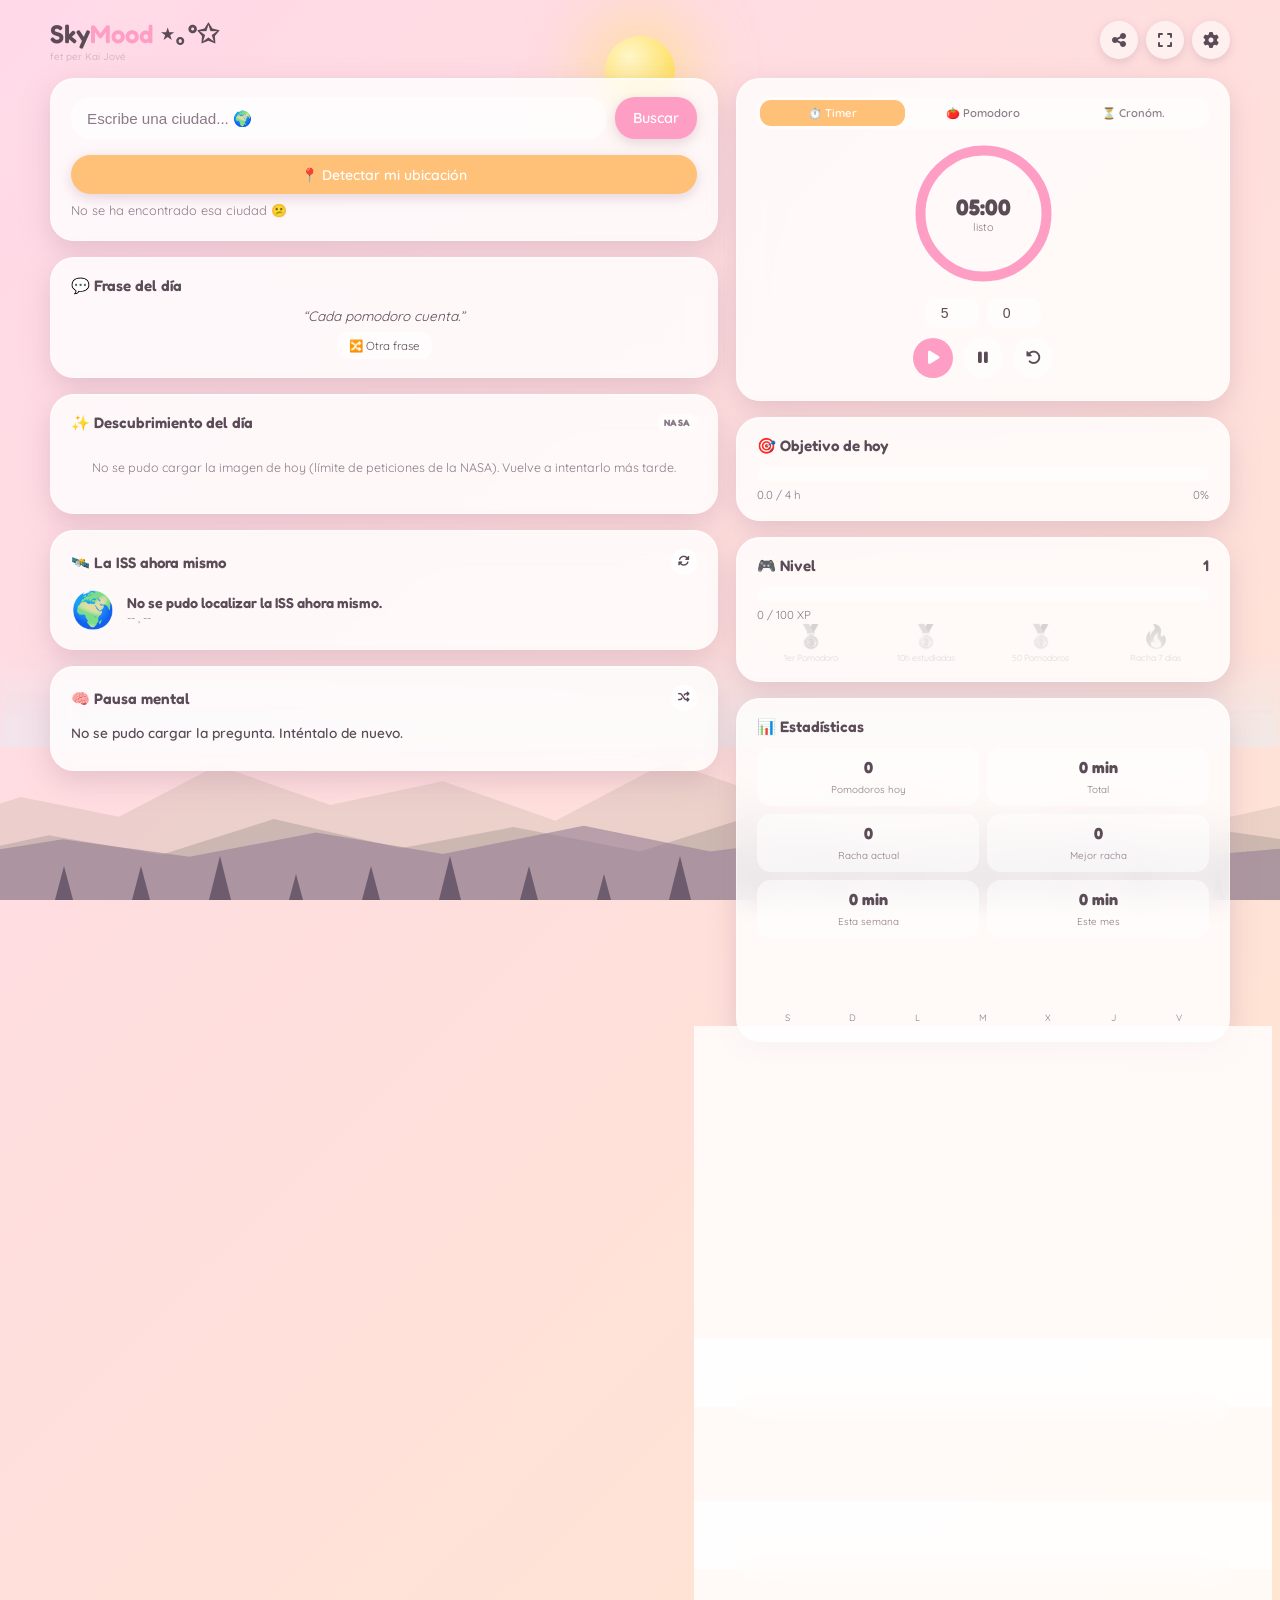
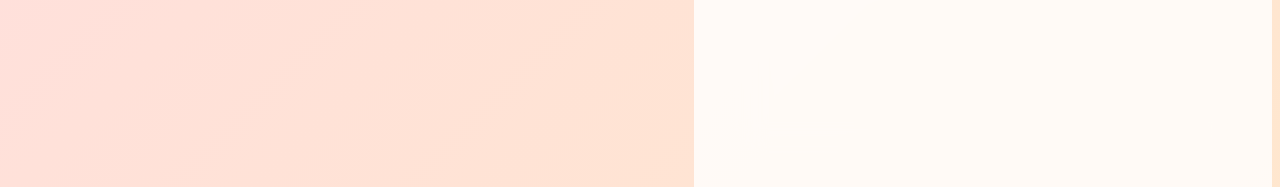
<file: index.html>
<!DOCTYPE html>
<html lang="es">
<head>
<meta charset="UTF-8">
<meta name="viewport" content="width=device-width, initial-scale=1.0">
<meta name="theme-color" content="#FF9EC4">
<title>SkyMood ⋆｡°✩</title>
<link rel="manifest" href="manifest.json">
<link rel="preconnect" href="https://fonts.googleapis.com">
<link href="https://fonts.googleapis.com/css2?family=Fredoka:wght@400;500;600;700&family=Quicksand:wght@400;500;600;700&family=Baloo+2:wght@500;700&family=Comfortaa:wght@500;700&display=swap" rel="stylesheet">
<link rel="stylesheet" href="https://cdnjs.cloudflare.com/ajax/libs/font-awesome/6.5.1/css/all.min.css">
<link rel="stylesheet" href="style.css">
</head>
<body>

<div id="lightning"></div>
<div id="storm-vignette"></div>
<div id="sky">
  <div class="celestial" id="celestial"><div class="sun-rays" id="sun-rays"></div></div>
  <div id="shootingstars-layer"></div>
  <div id="horizon-haze"></div>
  <div class="mountains far" id="mountains-far"></div>
  <div class="mountains mid" id="mountains-mid"></div>
  <div class="mountains near" id="mountains-near"></div>
  <div id="birds-layer"></div>
  <div class="treeline" id="treeline"></div>
  <div id="ground-mist"></div>
  <div id="fireflies-layer"></div>
  <div id="fog-layer"></div>
</div>

<div id="app">
  <div class="topbar">
    <div class="brand">
      <h1>Sky<span>Mood</span> ⋆｡°✩</h1>
      <div class="credit">fet per Kai Jové</div>
    </div>
    <div class="icon-group">
      <button class="icon-btn" id="share-btn" title="Compartir estadísticas"><i class="fa-solid fa-share-nodes"></i></button>
      <button class="icon-btn" id="fullscreen-btn" title="Pantalla completa"><i class="fa-solid fa-expand"></i></button>
      <button class="icon-btn" id="settings-btn" title="Ajustes"><i class="fa-solid fa-gear"></i></button>
    </div>
  </div>

  <div class="dashboard">
    <!-- ===== COLUMNA PRINCIPAL: CLIMA ===== -->
    <div class="col-main">
      <div class="widget">
        <div class="search-row">
          <input id="city-input" type="text" placeholder="Escribe una ciudad... 🌍" />
          <button class="btn-primary" id="search-btn">Buscar</button>
        </div>
        <div class="fav-row" id="fav-row"></div>
        <button class="btn-secondary" id="geo-btn">📍 Detectar mi ubicación</button>
        <p id="status"></p>

        <div id="card">
          <div class="weather-top">
            <div class="mascot" id="mascot">🌤️</div>
            <div>
              <div><span id="city-name">—</span><i class="fa-regular fa-star" id="fav-star" title="Guardar como favorita"></i></div>
              <div id="location-sub" class="location-sub"></div>
              <div id="local-time">--:--</div>
              <div id="desc">—</div>
            </div>
            <div id="temp">--°</div>
          </div>

          <div class="sun-row">
            <div class="sun-pill">🌅 <b id="sunrise">--:--</b></div>
            <div class="sun-pill">🌇 <b id="sunset">--:--</b></div>
            <div class="sun-pill">🌕 <b id="moon-phase">--</b></div>
          </div>

          <div class="details-grid">
            <div class="detail">🌡️ Sensación<b id="feels">--°</b></div>
            <div class="detail">💧 Humedad<b id="humidity">--%</b></div>
            <div class="detail">💨 Viento<b id="wind">--</b></div>
            <div class="detail">🎈 Presión<b id="pressure">--</b></div>
            <div class="detail">🔆 Índice UV<b id="uv">--</b></div>
            <div class="detail">👁️ Visibilidad<b id="visibility">--</b></div>
            <div class="detail">🌦️ Lluvia<b id="rainprob">--%</b></div>
            <div class="detail">🍃 Aire<b id="aqi">--</b></div>
          </div>

          <div id="msg"></div>

          <div class="sound-title">⏰ Próximas horas</div>
          <div class="hourly-strip" id="hourly"></div>
          <div class="sound-title">📆 Próximos días</div>
          <div class="forecast-strip" id="forecast"></div>

          <img id="city-photo" alt="">
          <span class="map-toggle" id="map-toggle">🗺️ Ver mapa</span>
          <iframe id="map-frame" loading="lazy"></iframe>

          <div class="sound-title">🎵 Sonido ambiente (mezclable)</div>
          <div class="sound-row" id="sound-tracks"></div>
          <div class="sound-title">〰️ Ruido</div>
          <div class="sound-row" id="noise-tracks"></div>
          <div class="volume-row">
            <button class="icon-btn" id="audio-toggle" title="Reproducir/Pausar todo"><i class="fa-solid fa-play"></i></button>
            <i class="fa-solid fa-volume-low"></i>
            <input type="range" id="volume" min="0" max="1" step="0.05" value="0.6">
            <i class="fa-solid fa-volume-high"></i>
          </div>
        </div>
      </div>

      <div class="widget">
        <h3>💬 Frase del día</h3>
        <div class="quote-box" id="quote-box">—</div>
        <button class="quote-refresh" id="quote-refresh">🔀 Otra frase</button>
      </div>

      <div class="widget" id="apod-widget">
        <h3>✨ Descubrimiento del día <span class="widget-tag">NASA</span></h3>
        <div id="apod-loading" class="apod-loading">Cargando la imagen del día...</div>
        <img id="apod-img" class="apod-img" alt="" style="display:none">
        <div id="apod-title" class="apod-title"></div>
        <div id="apod-text" class="apod-text"></div>
      </div>

      <div class="widget" id="iss-widget">
        <h3>🛰️ La ISS ahora mismo <button class="icon-btn small" id="iss-refresh" title="Actualizar"><i class="fa-solid fa-rotate"></i></button></h3>
        <div class="iss-row">
          <div class="iss-earth">🌍</div>
          <div>
            <div id="iss-location" class="iss-location">Buscando la estación...</div>
            <div id="iss-coords" class="iss-coords">-- , --</div>
          </div>
        </div>
      </div>

      <div class="widget" id="trivia-widget">
        <h3>🧠 Pausa mental <button class="icon-btn small" id="trivia-refresh" title="Nueva pregunta"><i class="fa-solid fa-shuffle"></i></button></h3>
        <div id="trivia-meta" class="trivia-meta"></div>
        <div id="trivia-question" class="trivia-question">Cargando pregunta...</div>
        <div id="trivia-options" class="trivia-options"></div>
      </div>
    </div>

    <!-- ===== COLUMNA LATERAL ===== -->
    <div class="col-side">
      <div class="widget">
        <div class="subtabs">
          <button class="subtab active" data-sub="timer">⏱️ Timer</button>
          <button class="subtab" data-sub="pomodoro">🍅 Pomodoro</button>
          <button class="subtab" data-sub="stopwatch">⏳ Cronóm.</button>
        </div>

        <div class="subpanel active" id="sub-timer">
          <div class="ring-wrap">
            <svg width="145" height="145">
              <circle class="ring-bg" cx="72.5" cy="72.5" r="63"></circle>
              <circle class="ring-fg" id="ring-fg-timer" cx="72.5" cy="72.5" r="63" stroke-dasharray="396" stroke-dashoffset="0"></circle>
            </svg>
            <div class="ring-center"><div id="timer-display">05:00</div><div id="timer-sub">listo</div></div>
          </div>
          <div class="time-inputs">
            <input type="number" id="min-input" min="0" max="180" value="5">
            <input type="number" id="sec-input" min="0" max="59" value="0">
          </div>
          <div class="control-row">
            <button class="ctrl-icon primary" id="timer-start" title="Iniciar"><i class="fa-solid fa-play"></i></button>
            <button class="ctrl-icon" id="timer-pause" title="Pausar"><i class="fa-solid fa-pause"></i></button>
            <button class="ctrl-icon" id="timer-reset" title="Reiniciar"><i class="fa-solid fa-rotate-left"></i></button>
          </div>
        </div>

        <div class="subpanel" id="sub-pomodoro">
          <div class="preset-row">
            <button class="preset-btn active" data-work="25" data-rest="5">25/5</button>
            <button class="preset-btn" data-work="50" data-rest="10">50/10</button>
            <button class="preset-btn" id="preset-custom">Personal.</button>
          </div>
          <div class="ring-wrap">
            <svg width="145" height="145">
              <circle class="ring-bg" cx="72.5" cy="72.5" r="63"></circle>
              <circle class="ring-fg" id="ring-fg-pomo" cx="72.5" cy="72.5" r="63" stroke-dasharray="396" stroke-dashoffset="0"></circle>
            </svg>
            <div class="ring-center"><div id="pomo-display">25:00</div><div id="session-label">Trabajo #1</div></div>
          </div>
          <div class="control-row">
            <button class="ctrl-icon primary" id="pomo-start" title="Iniciar"><i class="fa-solid fa-play"></i></button>
            <button class="ctrl-icon" id="pomo-pause" title="Pausar"><i class="fa-solid fa-pause"></i></button>
            <button class="ctrl-icon" id="pomo-reset" title="Reiniciar"><i class="fa-solid fa-rotate-left"></i></button>
          </div>
          <div id="motivation">🌱 Cada sesión suma. ¡Tú puedes!</div>
        </div>

        <div class="subpanel" id="sub-stopwatch">
          <div class="sw-display-wrap"><div id="sw-display">00:00</div></div>
          <div class="control-row">
            <button class="ctrl-icon primary" id="sw-start" title="Iniciar"><i class="fa-solid fa-play"></i></button>
            <button class="ctrl-icon" id="sw-pause" title="Pausar"><i class="fa-solid fa-pause"></i></button>
            <button class="ctrl-icon" id="sw-reset" title="Reiniciar"><i class="fa-solid fa-rotate-left"></i></button>
          </div>
        </div>
      </div>

      <div class="widget">
        <h3>🎯 Objetivo de hoy</h3>
        <div class="bar-track"><div class="bar-fill" id="goal-bar"></div></div>
        <div class="bar-label"><span id="goal-text">0 / 4 h</span><span id="goal-pct">0%</span></div>
      </div>

      <div class="widget">
        <h3>🎮 Nivel <span id="level-num">1</span></h3>
        <div class="bar-track"><div class="bar-fill" id="xp-bar"></div></div>
        <div class="bar-label"><span id="xp-text">0 / 100 XP</span></div>
        <div class="badges-grid" id="badges-grid"></div>
      </div>

      <div class="widget">
        <h3>📊 Estadísticas</h3>
        <div class="stats-grid">
          <div class="stat"><b id="stat-pomos">0</b><span>Pomodoros hoy</span></div>
          <div class="stat"><b id="stat-focus">0 min</b><span>Total</span></div>
          <div class="stat"><b id="stat-streak">0</b><span>Racha actual</span></div>
          <div class="stat"><b id="stat-best">0</b><span>Mejor racha</span></div>
          <div class="stat"><b id="stat-week">0 min</b><span>Esta semana</span></div>
          <div class="stat"><b id="stat-month">0 min</b><span>Este mes</span></div>
        </div>
        <div class="chart-row" id="chart-row"></div>
        <div class="chart-labels" id="chart-labels"></div>
      </div>

      <div class="widget">
        <h3>📅 Calendario</h3>
        <div class="cal-head">
          <button class="cal-nav" id="cal-prev"><i class="fa-solid fa-chevron-left"></i></button>
          <b id="cal-label">—</b>
          <button class="cal-nav" id="cal-next"><i class="fa-solid fa-chevron-right"></i></button>
        </div>
        <div class="cal-grid" id="cal-grid"></div>
        <div id="cal-events"></div>
      </div>

      <div class="widget">
        <h3>✅ Cosas por hacer</h3>
        <div class="todo-row">
          <input id="todo-input" type="text" placeholder="Añadir tarea...">
          <button id="todo-add"><i class="fa-solid fa-plus"></i></button>
        </div>
        <ul id="todo-list"></ul>
        <div id="todo-empty">No tienes tareas pendientes 🌤️</div>
      </div>

      <div class="widget">
        <h3>📝 Notas</h3>
        <textarea id="notes-area" placeholder="Escribe aquí tus notas... se guardan solas ✨"></textarea>
        <div class="notes-actions">
          <button id="notes-export"><i class="fa-solid fa-download"></i> Exportar</button>
        </div>
      </div>
    </div>
  </div>
</div>

<!-- ===== SETTINGS MODAL ===== -->
<div id="overlay">
  <div id="settings-panel">
    <h2>Ajustes <button class="icon-btn" id="close-settings"><i class="fa-solid fa-xmark"></i></button></h2>
    <div class="setting-row"><span>🌙 Tema oscuro</span>
      <label class="switch"><input type="checkbox" id="opt-dark"><span class="knob"></span></label>
    </div>
    <div class="setting-row"><span>🎨 Color principal</span>
      <input type="color" id="opt-color" value="#FF9EC4">
    </div>
    <div class="setting-row"><span>🔤 Fuente</span>
      <select id="opt-font">
        <option value="Fredoka">Fredoka</option>
        <option value="Baloo 2">Baloo 2</option>
        <option value="Comfortaa">Comfortaa</option>
      </select>
    </div>
    <div class="setting-row"><span>🎵 Música ambiente</span>
      <label class="switch"><input type="checkbox" id="opt-music" checked><span class="knob"></span></label>
    </div>
    <div class="setting-row"><span>✨ Animaciones</span>
      <label class="switch"><input type="checkbox" id="opt-anim" checked><span class="knob"></span></label>
    </div>
    <div class="setting-row"><span>🔊 Volumen</span>
      <input type="range" id="opt-volume" min="0" max="1" step="0.05" value="0.6">
    </div>
    <div class="setting-row"><span>🏙️ Ciudad favorita</span>
      <input type="text" id="opt-city" placeholder="Barcelona">
    </div>
    <div class="setting-row"><span>🍅 Pomodoro (min)</span>
      <input type="number" id="opt-pomo-work" value="25" min="1" max="180">
    </div>
    <div class="setting-row"><span>☕ Descanso (min)</span>
      <input type="number" id="opt-pomo-rest" value="5" min="1" max="60">
    </div>
    <div class="setting-row"><span>🎯 Meta diaria (h)</span>
      <input type="number" id="opt-goal" value="4" min="1" max="16">
    </div>
    <button class="btn-primary" style="width:100%; margin-bottom:10px;" id="save-settings">Guardar ajustes</button>
    <div class="settings-actions">
      <button id="export-data"><i class="fa-solid fa-file-export"></i> Exportar datos</button>
      <button id="import-data-btn"><i class="fa-solid fa-file-import"></i> Importar</button>
    </div>
    <input type="file" id="import-file" accept="application/json" style="display:none">
  </div>
</div>

<audio id="ambient-audio" loop></audio>

<script src="config.js"></script>
<script src="script.js"></script>
</body>
</html>
</file>
<file: style.css>
:root{
    --bg1:#FFD9E8; --bg2:#FFE8CC; --bg3:#CDEFFF;
    --card:#ffffffcc; --ink:#5B4B57; --ink-soft:#8A7A87;
    --accent:#FF9EC4; --accent2:#FFC078; --shadow: rgba(180,140,160,.35);
    --orb:#FFE066; --transition-speed: 1.4s; --pill:#ffffff8a; --font-head:'Fredoka', sans-serif;
  }
  body.dark{ --card:#242030cc; --ink:#F2E9F4; --ink-soft:#B7AAC0; --shadow: rgba(0,0,0,.45); --pill:#ffffff1a; }
  *{box-sizing:border-box; margin:0; padding:0;}
  body{
    font-family:'Quicksand', sans-serif; min-height:100vh;
    background: linear-gradient(135deg, var(--bg1), var(--bg2) 50%, var(--bg3));
    background-size:220% 220%; animation: gradientShift 18s ease infinite;
    transition: color .3s ease; overflow-x:hidden; position:relative; padding:18px; color:var(--ink);
  }
  @keyframes gradientShift{ 0%,100%{background-position:0% 50%;} 50%{background-position:100% 50%;} }
  body.dark{ background: linear-gradient(135deg,#1b1830,#241f38 50%,#141220); background-size:220% 220%; }
  button{ font-family:'Quicksand'; cursor:pointer; border:none; }

  #sky{ position:fixed; inset:0; z-index:0; overflow:hidden; pointer-events:none; }
  .celestial{ position:absolute; top:4%; left:50%; transform:translateX(-50%); width:70px; height:70px; border-radius:50%;
    background: radial-gradient(circle at 35% 30%, #fff6c9, var(--orb) 70%);
    box-shadow: 0 0 60px 20px color-mix(in srgb, var(--orb) 50%, transparent); transition: all var(--transition-speed) ease;
    animation: sunPulse 5s ease-in-out infinite; }
  .celestial.moon{ background: radial-gradient(circle at 35% 30%, #fefefe, #d8d8e8 70%); box-shadow: 0 0 40px 12px rgba(255,255,255,.5); animation:none; }
  @keyframes sunPulse{ 0%,100%{ filter:brightness(1); } 50%{ filter:brightness(1.12); } }
  .sun-rays{ position:absolute; top:50%; left:50%; width:190px; height:190px; transform:translate(-50%,-50%);
    background: repeating-conic-gradient(color-mix(in srgb, var(--orb) 65%, transparent) 0deg 3deg, transparent 3deg 28deg);
    mask-image: radial-gradient(circle, transparent 34%, black 42%, black 78%, transparent 100%);
    -webkit-mask-image: radial-gradient(circle, transparent 34%, black 42%, black 78%, transparent 100%);
    opacity:0; transition:opacity 1.2s ease; animation: sunRotate 70s linear infinite; pointer-events:none; }
  .sun-rays.show{ opacity:.8; }
  @keyframes sunRotate{ from{ transform:translate(-50%,-50%) rotate(0deg); } to{ transform:translate(-50%,-50%) rotate(360deg); } }
  .star{ position:absolute; width:3px; height:3px; background:#fff; border-radius:50%; opacity:0; }
  .cloud-bg{ position:absolute; background:#fff; border-radius:50% 50% 45% 45% / 65% 65% 35% 35%; opacity:0;
    box-shadow: 22px -16px 0 -8px rgba(255,255,255,.92), -20px -10px 0 -10px rgba(255,255,255,.88), 42px 0px 0 -12px rgba(255,255,255,.8); }
  .drop{ position:absolute; width:2px; height:14px; background:linear-gradient(#fffb,#a9d6ffcc); top:-24px; opacity:0; border-radius:2px; box-shadow:0 0 3px rgba(180,210,255,.5);}
  .flake{ position:absolute; top:-14px; color:#fff; opacity:0; font-size:14px; text-shadow:0 0 4px rgba(255,255,255,.9), 0 0 8px rgba(255,255,255,.5);}
  .leaf{ position:absolute; top:-10px; opacity:0; font-size:15px;}
  #lightning{ position:fixed; inset:0; background:#fff; opacity:0; pointer-events:none; z-index:1; }
  #storm-vignette{ position:fixed; inset:0; pointer-events:none; z-index:1; opacity:0; transition:opacity 1.5s ease;
    background:radial-gradient(circle at 50% 25%, transparent 32%, rgba(8,8,18,.4) 100%); }
  #storm-vignette.show{ opacity:1; }

  /* ---------- living background: mountains, trees, fog ---------- */
  #horizon-haze{ position:absolute; left:0; right:0; bottom:17vh; height:11vh; opacity:.5; pointer-events:none;
    transition:opacity 1s ease, background 1s ease;
    background:linear-gradient(0deg, color-mix(in srgb, var(--bg3) 55%, #fff 25%) 0%, transparent 100%); filter:blur(2px); }
  .mountains{ position:absolute; left:-5%; width:110%; bottom:0; pointer-events:none; transition:opacity 1s ease; }
  .mountains.far{ height:22vh; min-height:140px; opacity:.5;
    background:color-mix(in srgb, var(--bg2) 55%, #2b2340 18%);
    clip-path:polygon(0% 100%,0% 62%,6% 48%,13% 58%,20% 32%,28% 52%,36% 40%,44% 60%,52% 30%,60% 50%,68% 38%,76% 55%,84% 42%,92% 58%,100% 45%,100% 100%);
  }
  .mountains.mid{ height:18vh; min-height:115px; opacity:.65;
    background:color-mix(in srgb, var(--bg2) 42%, #2b2340 28%);
    clip-path:polygon(0% 100%,0% 75%,8% 60%,16% 72%,24% 50%,33% 68%,41% 55%,50% 70%,58% 48%,67% 66%,75% 52%,84% 70%,92% 58%,100% 68%,100% 100%);
  }
  .mountains.near{ height:15vh; min-height:95px; opacity:.8;
    background:color-mix(in srgb, var(--bg1) 40%, #2b2340 38%);
    clip-path:polygon(0% 100%,0% 70%,9% 55%,18% 68%,27% 50%,36% 66%,46% 45%,55% 64%,64% 52%,73% 68%,82% 48%,91% 66%,100% 58%,100% 100%);
  }
  body.dark .mountains.far{ background:color-mix(in srgb, var(--bg2) 30%, #0c0a18 65%); }
  body.dark .mountains.mid{ background:color-mix(in srgb, var(--bg2) 22%, #0c0a18 72%); }
  body.dark .mountains.near{ background:color-mix(in srgb, var(--bg1) 20%, #0c0a18 75%); }
  body.dark #horizon-haze{ opacity:.25; }

  .treeline{ position:absolute; left:0; right:0; bottom:0; height:11vh; min-height:70px; display:flex; align-items:flex-end; justify-content:space-around; padding:0 2%; pointer-events:none; }
  .tree{ width:0; height:0; border-left:9px solid transparent; border-right:9px solid transparent; border-bottom:34px solid color-mix(in srgb, var(--bg1) 25%, #241a33 55%);
    transform-origin:bottom center; animation:treeSway 4.5s ease-in-out infinite; filter:brightness(.9); }
  body.dark .tree{ border-bottom-color:color-mix(in srgb, var(--bg1) 12%, #05040c 82%); }
  .tree:nth-child(3n){ border-bottom-width:44px; border-left-width:11px; border-right-width:11px; }
  .tree:nth-child(4n){ border-bottom-width:26px; border-left-width:7px; border-right-width:7px; animation-duration:3.6s; }
  @keyframes treeSway{ 0%,100%{ transform:rotate(-2.2deg); } 50%{ transform:rotate(2.2deg); } }

  #ground-mist{ position:absolute; left:0; right:0; bottom:0; height:10vh; opacity:0; pointer-events:none; transition:opacity 1.3s ease;
    background:linear-gradient(0deg, rgba(195,212,230,.55), transparent); }
  #ground-mist.show{ opacity:1; }

  #fog-layer{ position:absolute; inset:auto 0 0 0; height:16vh; opacity:0; pointer-events:none; transition:opacity 1.2s ease;
    background:linear-gradient(0deg, rgba(255,255,255,.55), rgba(255,255,255,0)); }
  #fog-layer.show{ opacity:1; }
  #fog-layer .fog-band{ position:absolute; bottom:0; width:60%; height:100%; border-radius:50%;
    background:rgba(255,255,255,.35); filter:blur(18px); animation:fogDrift 26s linear infinite; }

  #birds-layer, #fireflies-layer, #shootingstars-layer{ position:absolute; inset:0; overflow:hidden; }
  .bird{ position:absolute; font-size:15px; opacity:.75; color:var(--ink); animation:birdFly linear forwards; }
  .bird::before{ content:'⌃'; display:inline-block; animation:birdFlap .45s ease-in-out infinite; }
  .firefly{ position:absolute; width:4px; height:4px; border-radius:50%; background:#fff6b8;
    box-shadow:0 0 6px 2px rgba(255,246,184,.8); opacity:0; animation:fireflyFloat ease-in-out forwards; }
  .shooting-star{ position:absolute; width:2px; height:2px; background:#fff; border-radius:50%;
    box-shadow:0 0 6px 2px #fff; opacity:0; animation:shootingStar 1.4s ease-out forwards; }
  .shooting-star::after{ content:''; position:absolute; top:0; right:0; width:70px; height:1px;
    background:linear-gradient(90deg, transparent, #fff); transform-origin:right; }

  @keyframes fogDrift{ from{transform:translateX(-30%);} to{transform:translateX(80vw);} }
  @keyframes birdFly{
    0%{ transform:translate(-40px,0); } 20%{ transform:translate(20vw,-14px); } 45%{ transform:translate(45vw,-4px); }
    70%{ transform:translate(70vw,-20px); } 100%{ transform:translate(calc(100vw + 40px),-10px); }
  }
  @keyframes birdFlap{ 0%,100%{ transform:scaleY(1); } 50%{ transform:scaleY(.35); } }
  @keyframes fireflyFloat{ 0%{ opacity:0; transform:translate(0,0); } 20%{ opacity:.9; } 50%{ transform:translate(12px,-16px); } 80%{ opacity:.7; } 100%{ opacity:0; transform:translate(-8px,-30px); } }
  @keyframes shootingStar{ 0%{ opacity:0; transform:translate(0,0); } 8%{ opacity:1; } 100%{ opacity:0; transform:translate(-220px,180px); } }

  #app{ position:relative; z-index:2; max-width:1180px; margin:0 auto; }
  .topbar{ display:flex; align-items:center; justify-content:space-between; margin-bottom:16px; }
  .brand h1{ font-family:var(--font-head); font-weight:600; font-size:1.6rem; }
  .brand h1 span{ color:var(--accent); }
  .credit{ font-size:.62rem; color:var(--ink-soft); opacity:.45; margin-top:1px; }
  .icon-btn{ background:var(--pill); backdrop-filter:blur(6px); color:var(--ink); width:38px; height:38px; border-radius:50%; font-size:1rem;
    display:flex; align-items:center; justify-content:center; box-shadow:0 3px 10px var(--shadow); transition:transform .15s ease; }
  .icon-btn:hover{ transform:scale(1.08); }
  .icon-group{ display:flex; gap:8px; }

  .widget{
    background:var(--card); backdrop-filter:blur(14px); -webkit-backdrop-filter:blur(14px);
    border-radius:24px; padding:18px 20px; margin-bottom:16px;
    border:1px solid rgba(255,255,255,.4);
    box-shadow:0 10px 28px var(--shadow), inset 0 1px 0 rgba(255,255,255,.5);
    transition: transform .25s cubic-bezier(.2,.8,.3,1), box-shadow .25s ease, border-color .25s ease;
    animation: widgetIn .5s cubic-bezier(.2,.9,.3,1) both;
  }
  body.dark .widget{ border-color:rgba(255,255,255,.08); box-shadow:0 10px 28px var(--shadow), inset 0 1px 0 rgba(255,255,255,.05); }
  .widget:hover{ transform:translateY(-3px); box-shadow:0 16px 36px var(--shadow), inset 0 1px 0 rgba(255,255,255,.5); }
  @keyframes widgetIn{ from{opacity:0; transform:translateY(14px);} to{opacity:1; transform:translateY(0);} }
  .col-main .widget:nth-child(1){ animation-delay:.02s; } .col-main .widget:nth-child(2){ animation-delay:.08s; } .col-main .widget:nth-child(3){ animation-delay:.14s; } .col-main .widget:nth-child(4){ animation-delay:.2s; }
  .col-side .widget:nth-child(1){ animation-delay:.05s; } .col-side .widget:nth-child(2){ animation-delay:.11s; } .col-side .widget:nth-child(3){ animation-delay:.17s; } .col-side .widget:nth-child(4){ animation-delay:.23s; } .col-side .widget:nth-child(5){ animation-delay:.29s; } .col-side .widget:nth-child(6){ animation-delay:.35s; } .col-side .widget:nth-child(7){ animation-delay:.41s; }
  .widget h3{ font-family:var(--font-head); font-size:.95rem; font-weight:600; margin-bottom:12px; display:flex; align-items:center; gap:6px; justify-content:space-between; }
  .widget-tag{ font-size:.58rem; font-weight:700; letter-spacing:.03em; background:var(--pill); color:var(--ink-soft); padding:3px 7px; border-radius:8px; }
  .icon-btn.small{ width:26px; height:26px; font-size:.72rem; box-shadow:none; }

  .dashboard{ display:grid; grid-template-columns: 1.15fr .85fr; gap:18px; align-items:start; }
  @media (max-width:880px){ .dashboard{ grid-template-columns:1fr; } }

  /* ---------- weather widget ---------- */
  .search-row{ display:flex; gap:8px; margin-bottom:8px; }
  #city-input{ flex:1; padding:12px 16px; border-radius:20px; border:none; background:var(--pill); font-size:.95rem; color:var(--ink); outline:none; }
  #city-input::placeholder{ color:var(--ink-soft); }
  .btn-primary{ border-radius:20px; padding:12px 18px; font-size:.9rem; font-weight:600; background:var(--accent); color:#fff; box-shadow:0 4px 14px var(--shadow); transition:transform .15s ease, box-shadow .15s ease; }
  .btn-secondary{ width:100%; margin-bottom:8px; border-radius:20px; padding:11px; font-size:.87rem; font-weight:600; background:var(--accent2); color:#fff; box-shadow:0 4px 14px var(--shadow); transition:transform .15s ease, box-shadow .15s ease; }
  .btn-primary:hover, .btn-secondary:hover{ transform:translateY(-2px); box-shadow:0 8px 20px var(--shadow); }
  .btn-primary:active, .btn-secondary:active{ transform:translateY(0) scale(.98); }
  .fav-row{ display:flex; flex-wrap:wrap; gap:6px; margin-bottom:8px; }
  .fav-chip{ background:var(--pill); color:var(--ink); font-size:.72rem; padding:5px 10px; border-radius:12px; transition:transform .15s ease, background .15s ease; }
  .fav-chip:hover{ transform:translateY(-1px); background:var(--accent); color:#fff; }
  .location-sub{ font-size:.68rem; color:var(--ink-soft); opacity:.85; }
  #status{ font-size:.8rem; color:var(--ink-soft); min-height:16px; margin-bottom:4px; }

  .weather-top{ display:flex; align-items:center; gap:14px; margin-bottom:10px; }
  .mascot{ font-size:3.4rem; animation: bob 3s ease-in-out infinite; }
  @keyframes bob{ 0%,100%{transform:translateY(0);} 50%{transform:translateY(-7px);} }
  #city-name{ font-family:var(--font-head); font-size:1.15rem; font-weight:600; display:inline; }
  #fav-star{ margin-left:6px; color:var(--accent); cursor:pointer; font-size:.9rem; }
  #local-time{ font-size:.74rem; color:var(--ink-soft); }
  #temp{ font-family:var(--font-head); font-size:2.2rem; font-weight:700; margin-left:auto; }
  #desc{ color:var(--ink-soft); text-transform:capitalize; font-size:.83rem; }

  .sun-row{ display:flex; gap:8px; margin-bottom:10px; }
  .sun-pill{ flex:1; background:var(--pill); border-radius:12px; padding:6px 8px; text-align:center; font-size:.72rem; }

  .details-grid{ display:grid; grid-template-columns:repeat(4,1fr); gap:7px; margin-bottom:10px; }
  .detail{ background:var(--pill); border-radius:14px; padding:7px 4px; font-size:.65rem; text-align:center; }
  .detail b{ display:block; font-family:var(--font-head); font-size:.85rem; font-weight:600; }

  #msg{ font-size:.85rem; background:var(--pill); border-radius:14px; padding:10px 14px; text-align:center; margin-bottom:12px; }

  .hourly-strip, .forecast-strip{ display:flex; gap:6px; overflow-x:auto; margin-bottom:12px; padding-bottom:2px; }
  .hitem{ flex:1 0 54px; background:var(--pill); border-radius:14px; padding:7px 3px; text-align:center; font-size:.65rem; }
  .fday{ flex:1 0 58px; background:var(--pill); border-radius:14px; padding:8px 4px; text-align:center; font-size:.7rem; }
  .fday .em, .hitem .em{ font-size:1.05rem; }

  #city-photo{ width:100%; height:130px; object-fit:cover; border-radius:16px; margin-bottom:8px; display:none; }
  #city-photo.show{ display:block; }
  .map-toggle{ font-size:.75rem; color:var(--ink-soft); background:var(--pill); border-radius:12px; padding:6px 10px; margin-bottom:10px; display:inline-block; }
  #map-frame{ display:none; width:100%; height:170px; border:0; border-radius:16px; margin-bottom:10px; }

  .sound-title{ font-size:.78rem; color:var(--ink-soft); margin-bottom:6px; }
  .sound-row{ display:flex; flex-wrap:wrap; gap:6px; margin-bottom:10px; }
  .sound-btn{ background:var(--pill); color:var(--ink); font-size:.76rem; padding:6px 9px; border-radius:14px; transition:transform .15s ease, background .15s ease; }
  .sound-btn:hover{ transform:translateY(-1px); }
  .sound-btn.active{ background:var(--accent); color:#fff; }
  .volume-row{ display:flex; align-items:center; gap:8px; font-size:.85rem; }
  input[type="range"]{ flex:1; accent-color:var(--accent); }

  .quote-box{ font-size:.85rem; text-align:center; font-style:italic; color:var(--ink); }
  .quote-refresh{ display:block; margin:8px auto 0; background:var(--pill); color:var(--ink); font-size:.72rem; padding:6px 12px; border-radius:12px; }

  /* ---------- focus widget ---------- */
  .subtabs{ display:flex; gap:5px; margin-bottom:12px; background:var(--pill); padding:3px; border-radius:14px; }
  .subtab{ flex:1; padding:6px 2px; border-radius:11px; background:transparent; color:var(--ink-soft); font-weight:600; font-size:.7rem; }
  .subtab.active{ background:var(--accent2); color:#fff; }
  .subpanel{ display:none; }
  .subpanel.active{ display:block; }

  .ring-wrap{ position:relative; width:145px; height:145px; margin:0 auto 12px; }
  .ring-wrap svg{ transform:rotate(-90deg); }
  .ring-bg{ fill:none; stroke:var(--pill); stroke-width:10; }
  .ring-fg{ fill:none; stroke:var(--accent); stroke-width:10; stroke-linecap:round; transition:stroke-dashoffset .3s linear; }
  .ring-center{ position:absolute; inset:0; display:flex; flex-direction:column; align-items:center; justify-content:center; }
  #timer-display, #pomo-display, #sw-display{ font-family:var(--font-head); font-size:1.4rem; font-weight:700; }
  #session-label, #timer-sub{ font-size:.68rem; color:var(--ink-soft); }

  .time-inputs{ display:flex; justify-content:center; gap:8px; margin-bottom:10px; }
  .time-inputs input{ width:54px; text-align:center; padding:7px; border-radius:10px; border:none; background:var(--pill); color:var(--ink); font-size:.88rem; }

  .control-row{ display:flex; justify-content:center; gap:10px; margin-bottom:4px; }
  .ctrl-icon{ width:40px; height:40px; border-radius:50%; background:var(--pill); color:var(--ink); font-size:.95rem; display:flex; align-items:center; justify-content:center; }
  .ctrl-icon.primary{ background:var(--accent); color:#fff; }

  .sw-display-wrap{ text-align:center; margin-bottom:14px; }
  #sw-display{ font-size:2rem; }

  .preset-row{ display:flex; gap:6px; margin-bottom:10px; }
  .preset-btn{ flex:1; padding:6px; border-radius:12px; background:var(--pill); color:var(--ink); font-size:.68rem; font-weight:600; }
  .preset-btn.active{ background:var(--accent2); color:#fff; }

  #motivation{ font-size:.74rem; text-align:center; color:var(--ink-soft); margin-top:8px; min-height:16px; }

  /* progress bars: goal / xp */
  .bar-track{ background:var(--pill); border-radius:10px; height:14px; overflow:hidden; margin:6px 0; }
  .bar-fill{ height:100%; background:linear-gradient(90deg, var(--accent), var(--accent2)); border-radius:10px; transition:width .4s ease; }
  .bar-label{ font-size:.72rem; color:var(--ink-soft); display:flex; justify-content:space-between; }

  .badges-grid{ display:grid; grid-template-columns:repeat(4,1fr); gap:8px; }
  .badge{ text-align:center; font-size:1.4rem; opacity:.25; filter:grayscale(1); }
  .badge.unlocked{ opacity:1; filter:none; }
  .badge span{ display:block; font-size:.55rem; color:var(--ink-soft); margin-top:2px; }

  .stats-grid{ display:grid; grid-template-columns:1fr 1fr; gap:8px; margin-top:10px; }
  .stat{ background:var(--pill); border-radius:14px; padding:9px; text-align:center; }
  .stat b{ display:block; font-family:var(--font-head); font-size:1rem; }
  .stat span{ font-size:.62rem; color:var(--ink-soft); }

  .chart-row{ display:flex; align-items:flex-end; gap:5px; height:60px; margin-top:10px; }
  .chart-bar{ flex:1; background:var(--pill); border-radius:6px 6px 0 0; position:relative; display:flex; align-items:flex-end; }
  .chart-bar i{ display:block; width:100%; background:linear-gradient(180deg, var(--accent2), var(--accent)); border-radius:6px 6px 0 0; }
  .chart-labels{ display:flex; gap:5px; margin-top:4px; }
  .chart-labels span{ flex:1; text-align:center; font-size:.58rem; color:var(--ink-soft); }

  /* ---------- apod / iss widgets ---------- */
  .apod-loading{ font-size:.78rem; color:var(--ink-soft); text-align:center; padding:16px 0; }
  .apod-img{ width:100%; max-height:200px; object-fit:cover; border-radius:16px; margin-bottom:8px; transition:transform .3s ease; }
  .apod-img:hover{ transform:scale(1.01); }
  .apod-title{ font-family:var(--font-head); font-size:.85rem; font-weight:600; margin-bottom:4px; }
  .apod-text{ font-size:.76rem; color:var(--ink-soft); line-height:1.4; }

  .iss-row{ display:flex; align-items:center; gap:12px; }
  .iss-earth{ font-size:2.2rem; animation: issSpin 12s linear infinite; }
  @keyframes issSpin{ from{transform:rotate(0);} to{transform:rotate(360deg);} }
  .iss-location{ font-family:var(--font-head); font-size:.9rem; font-weight:600; }
  .iss-coords{ font-size:.7rem; color:var(--ink-soft); }

  .trivia-meta{ font-size:.65rem; color:var(--ink-soft); text-transform:uppercase; letter-spacing:.03em; margin-bottom:6px; }
  .trivia-question{ font-size:.85rem; font-weight:600; margin-bottom:10px; line-height:1.4; }
  .trivia-options{ display:flex; flex-direction:column; gap:6px; }
  .trivia-opt{ text-align:left; background:var(--pill); color:var(--ink); font-size:.8rem; padding:9px 12px; border-radius:12px; transition:transform .15s ease, background .15s ease; }
  .trivia-opt:hover{ transform:translateX(2px); }
  .trivia-opt.correct{ background:#8fd19e; color:#1c3d24; }
  .trivia-opt.wrong{ background:#e79b9b; color:#4a1414; }
  .trivia-opt[disabled]{ pointer-events:none; }

  /* ---------- calendar widget ---------- */
  .cal-head{ display:flex; align-items:center; justify-content:space-between; margin-bottom:10px; }
  .cal-head b{ font-family:var(--font-head); font-size:.85rem; text-transform:capitalize; }
  .cal-nav{ width:26px; height:26px; border-radius:50%; background:var(--pill); font-size:.7rem; display:flex; align-items:center; justify-content:center; color:var(--ink); }
  .cal-grid{ display:grid; grid-template-columns:repeat(7,1fr); gap:4px; text-align:center; }
  .cal-grid .dow{ font-size:.6rem; color:var(--ink-soft); font-weight:600; }
  .cal-day{ font-size:.72rem; padding:6px 0; border-radius:8px; color:var(--ink); position:relative; cursor:pointer; transition:background .15s ease; }
  .cal-day:not(.empty):hover{ background:var(--pill); }
  .cal-day.today{ background:var(--accent); color:#fff; font-weight:700; }
  .cal-day.empty{ opacity:0; pointer-events:none; }
  .cal-day .dot{ position:absolute; bottom:2px; width:4px; height:4px; border-radius:50%; }
  .cal-day .dot.studied{ left:8px; background:var(--accent2); }
  .cal-day .dot.event{ right:8px; background:var(--accent); }
  #cal-events{ margin-top:10px; font-size:.72rem; color:var(--ink-soft); display:flex; flex-direction:column; gap:4px; }

  /* ---------- todo / notes ---------- */
  .todo-row{ display:flex; gap:6px; margin-bottom:10px; }
  #todo-input, #note-title{ flex:1; padding:9px 12px; border-radius:14px; border:none; background:var(--pill); color:var(--ink); font-size:.85rem; outline:none; }
  #todo-add{ width:36px; height:36px; border-radius:50%; background:var(--accent); color:#fff; font-size:.9rem; }
  #todo-list{ list-style:none; display:flex; flex-direction:column; gap:6px; max-height:190px; overflow-y:auto; }
  #todo-list li{ display:flex; align-items:center; gap:8px; background:var(--pill); border-radius:12px; padding:8px 10px; font-size:.83rem; }
  #todo-list li.done span{ text-decoration:line-through; opacity:.5; }
  #todo-list li span{ flex:1; }
  #todo-list li .check{ width:18px; height:18px; border-radius:50%; border:2px solid var(--accent); flex-shrink:0; cursor:pointer; }
  #todo-list li.done .check{ background:var(--accent); }
  #todo-list li .del{ color:var(--ink-soft); font-size:.8rem; cursor:pointer; }
  #todo-empty{ font-size:.78rem; color:var(--ink-soft); text-align:center; padding:8px 0; }

  #notes-area{ width:100%; min-height:110px; resize:vertical; border:none; background:var(--pill); border-radius:14px; padding:10px 12px; font-family:'Quicksand'; font-size:.83rem; color:var(--ink); outline:none; margin-bottom:8px; }
  .notes-actions{ display:flex; gap:6px; }
  .notes-actions button{ flex:1; background:var(--pill); color:var(--ink); font-size:.72rem; padding:7px; border-radius:12px; }

  /* ---------- settings modal ---------- */
  #overlay{ position:fixed; inset:0; background:rgba(0,0,0,.35); backdrop-filter:blur(2px); display:none; align-items:center; justify-content:center; z-index:10; padding:16px; }
  #overlay.show{ display:flex; }
  #settings-panel{ background:var(--card); backdrop-filter:blur(14px); border-radius:24px; padding:22px; width:100%; max-width:380px; max-height:88vh; overflow-y:auto; box-shadow:0 14px 40px var(--shadow); }
  #settings-panel h2{ font-family:var(--font-head); margin-bottom:14px; display:flex; justify-content:space-between; align-items:center; font-size:1.1rem; }
  .setting-row{ display:flex; align-items:center; justify-content:space-between; margin-bottom:14px; font-size:.86rem; gap:10px; }
  .switch{ position:relative; width:44px; height:24px; background:var(--pill); border-radius:20px; flex-shrink:0; }
  .switch input{ opacity:0; width:0; height:0; }
  .switch .knob{ position:absolute; top:3px; left:3px; width:18px; height:18px; background:#fff; border-radius:50%; box-shadow:0 2px 6px var(--shadow); transition:transform .2s ease; }
  .switch input:checked + .knob{ transform:translateX(20px); background:var(--accent); }
  .setting-row input[type="text"], .setting-row input[type="number"], .setting-row select{ width:120px; padding:7px 10px; border-radius:10px; border:none; background:var(--pill); color:var(--ink); font-size:.82rem; }
  .setting-row input[type="color"]{ width:40px; height:30px; border-radius:8px; border:none; background:none; }
  .settings-actions{ display:flex; gap:8px; margin-top:6px; }
  .settings-actions button{ flex:1; font-size:.78rem; padding:9px; border-radius:14px; background:var(--pill); color:var(--ink); }

  @media (max-width:480px){ .brand h1{font-size:1.3rem;} #temp{font-size:1.8rem;} }
</file>
